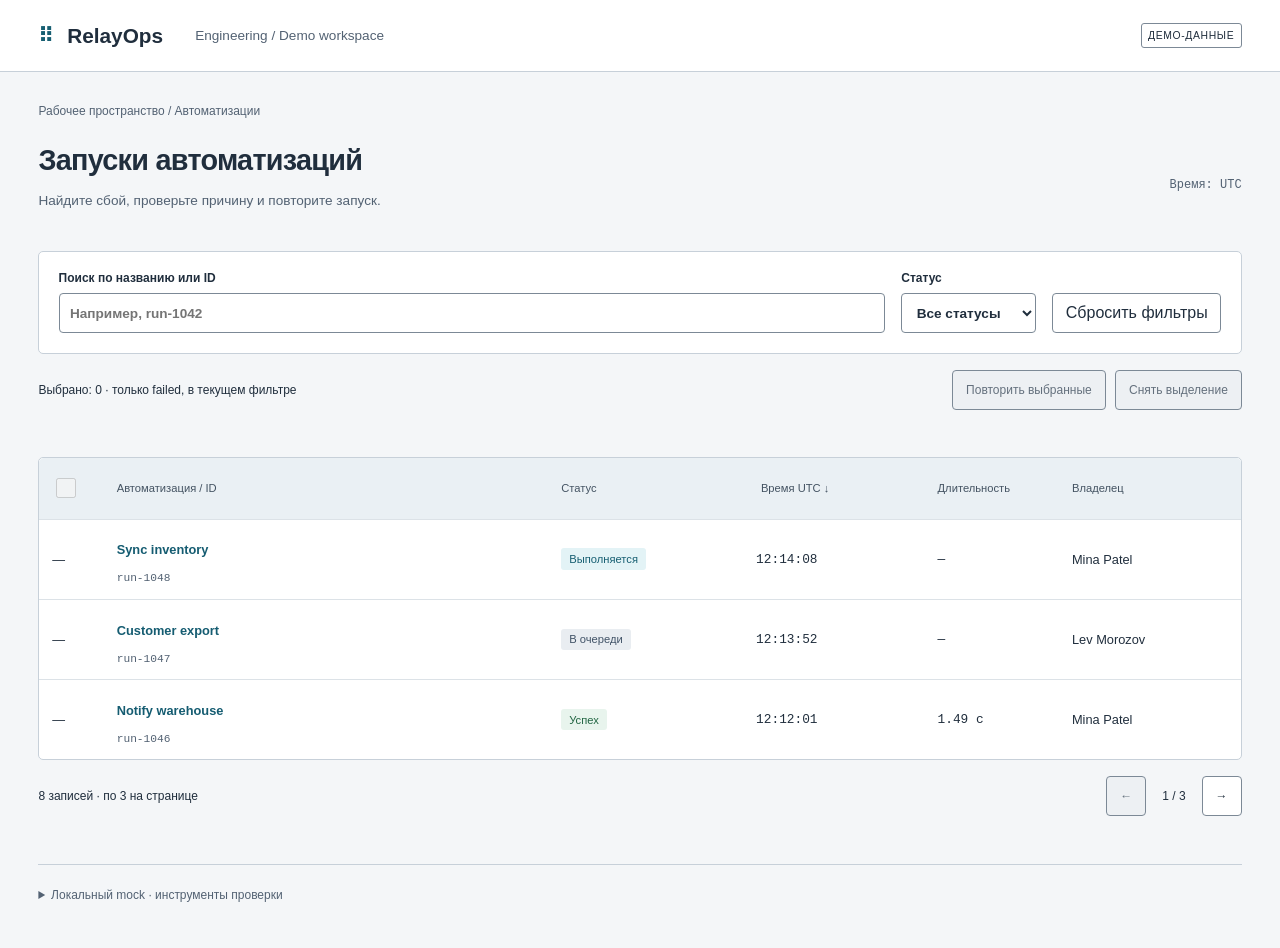
<file: examples/ui/relayops/index.html>
<!doctype html><html lang="ru"><head><meta charset="utf-8"><meta name="viewport" content="width=device-width, initial-scale=1"><meta name="robots" content="noindex"><title>Запуски автоматизаций · RelayOps Demo</title><link rel="stylesheet" href="style.css"></head><body><a class="skip" href="#main">К запускам</a><header><strong class="brand"><span aria-hidden="true">⠿</span> RelayOps</strong><span class="workspace">Engineering / Demo workspace</span><span class="demo">ДЕМО-ДАННЫЕ</span></header><main id="main"><p class="crumb">Рабочее пространство / Автоматизации</p><div class="heading"><div><h1>Запуски автоматизаций</h1><p>Найдите сбой, проверьте причину и повторите запуск.</p></div><span class="timezone">Время: UTC</span></div>
<div class="toolbar"><label>Поиск по названию или ID<input id="search" type="search" placeholder="Например, run-1042"></label><label>Статус<select id="status"><option value="all">Все статусы</option><option value="failed">Ошибка</option><option value="running">Выполняется</option><option value="queued">В очереди</option><option value="success">Успех</option><option value="cancelled">Отменён</option></select></label><button id="reset">Сбросить фильтры</button></div>
<p id="permission" hidden>Режим только для чтения: просмотр доступен, повтор запусков запрещён.</p><div class="bulk"><span id="selection">Выбрано: 0 · только failed, в текущем фильтре</span><button id="bulk" disabled>Повторить выбранные</button><button id="clear" disabled>Снять выделение</button></div><p id="notice" role="status" aria-live="polite"></p>
<section id="data" aria-label="Список запусков" aria-busy="true"><p>Загрузка запусков…</p></section>
<div class="pagination"><span id="count"></span><div><button id="prev" aria-label="Предыдущая страница">←</button><span id="page"></span><button id="next" aria-label="Следующая страница">→</button></div></div>
<details class="tools"><summary>Локальный mock · инструменты проверки</summary><div class="test-controls"><label>Ответ повтора<select id="mode"><option value="success">Успех</option><option value="error">Отказ</option><option value="partial">Частичный отказ: run-1045</option><option value="slow">Медленный успех (3 с)</option></select></label><label class="check"><input id="readonly" type="checkbox"> Только чтение</label><button id="empty">Пустой workspace</button><button id="load-error">Ошибка загрузки</button><button id="restore">Восстановить демо</button><button id="remove">Удалить последнюю запись страницы (mock)</button></div><p>Никаких реальных запусков. Изменения живут только до перезагрузки страницы.</p></details></main>
<dialog id="detail" aria-labelledby="detail-title"><button id="close">← К списку</button><p class="eyebrow">ДЕТАЛИ ЗАПУСКА</p><h2 id="detail-title"></h2><p id="detail-id"></p><dl id="metadata"></dl><h3>Лог / результат</h3><pre id="log"></pre><p id="retry-hint"></p><button id="retry" class="primary">Повторить запуск</button><p id="detail-notice" role="status" aria-live="polite"></p></dialog><script src="fixture.js"></script><script src="app.js"></script></body></html>
</file>
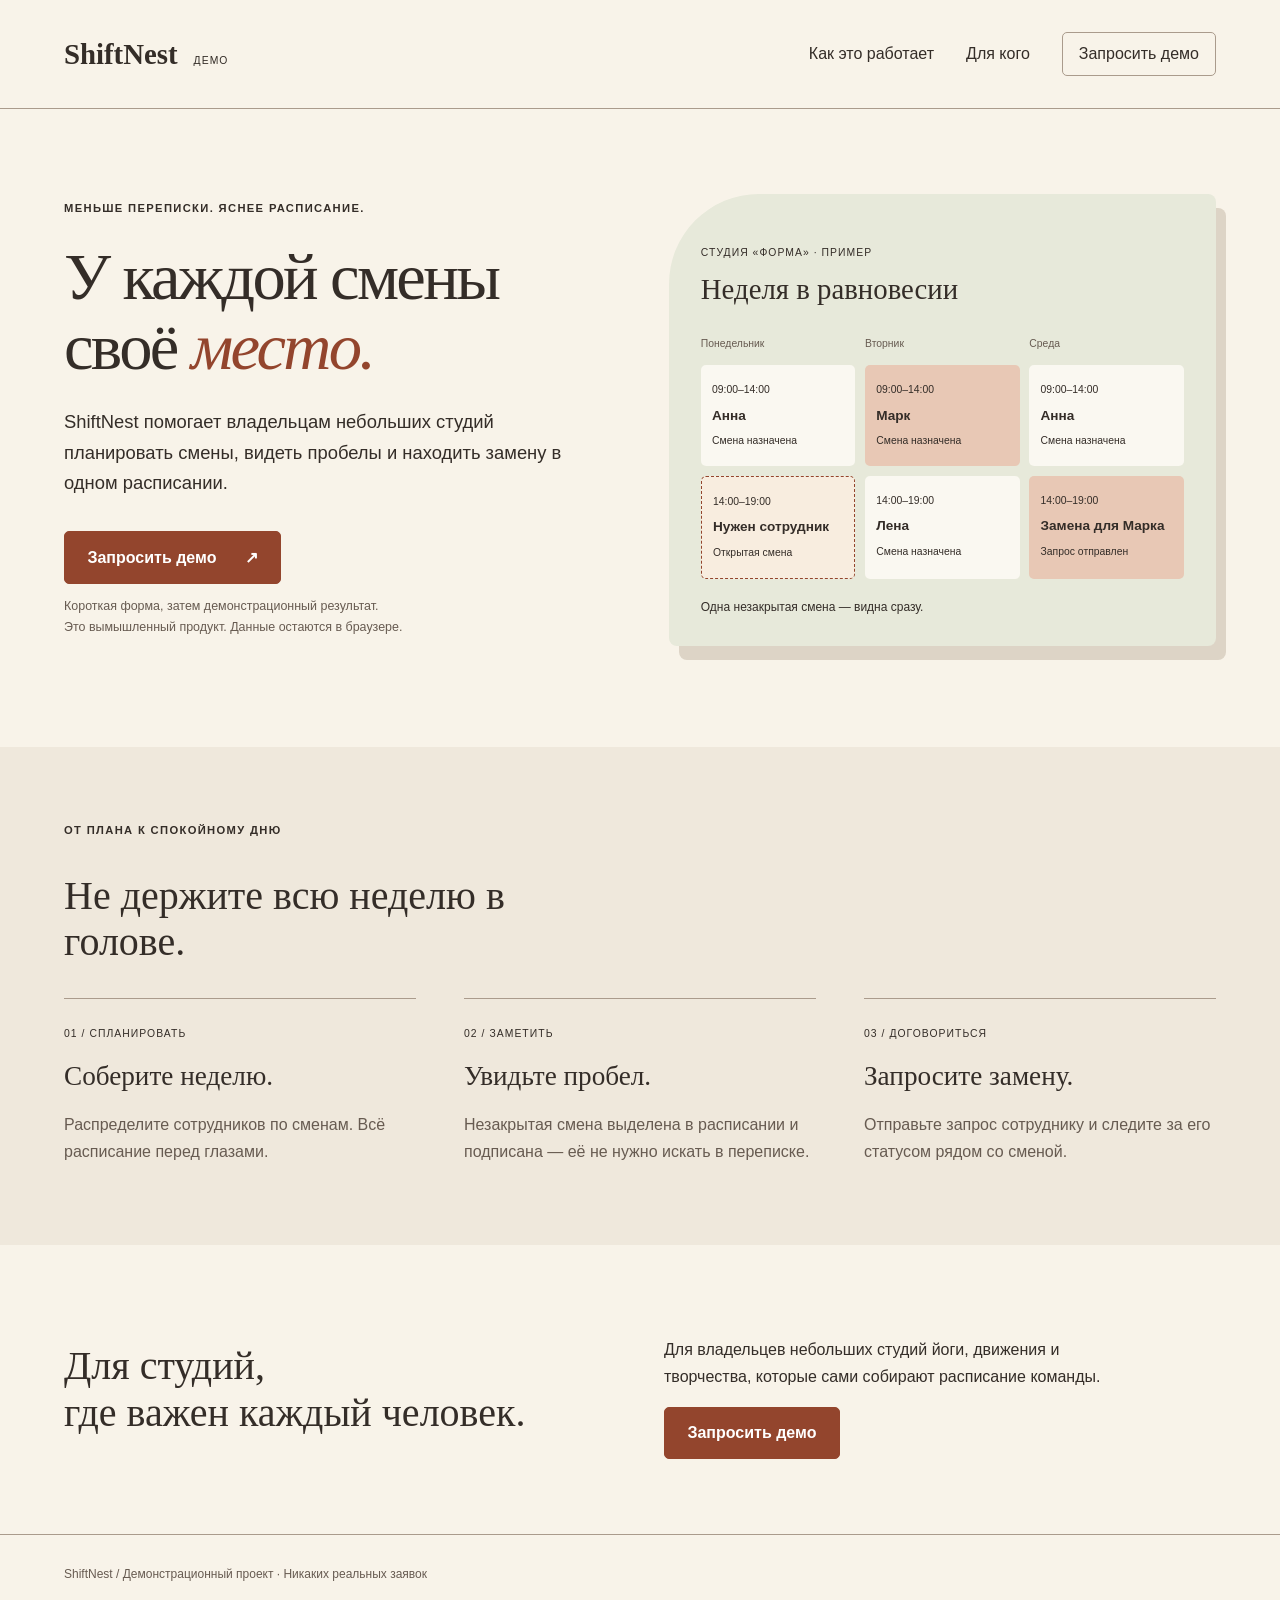
<file: examples/ui/shiftnest/index.html>
<!doctype html>
<html lang="ru"><head><meta charset="utf-8"><meta name="viewport" content="width=device-width, initial-scale=1"><meta name="robots" content="noindex"><meta name="description" content="Демонстрация планирования смен для небольших студий"><title>ShiftNest — смены без пробелов · Демо</title><link rel="stylesheet" href="style.css"></head>
<body><a class="skip" href="#main">К содержимому</a>
<header><a class="brand" href="#">ShiftNest<span>ДЕМО</span></a><button id="menu" aria-expanded="false" aria-controls="nav">Меню</button><nav id="nav" aria-label="Основная"><a href="#how">Как это работает</a><a href="#for">Для кого</a><button data-demo>Запросить демо</button></nav></header>
<main id="main"><section class="hero"><div><p class="eyebrow">МЕНЬШЕ ПЕРЕПИСКИ. ЯСНЕЕ РАСПИСАНИЕ.</p><h1>У каждой смены<br>своё <em>место.</em></h1><p class="lead">ShiftNest помогает владельцам небольших студий планировать смены, видеть пробелы и находить замену в одном расписании.</p><button class="primary" id="hero-cta" data-demo>Запросить демо <span aria-hidden="true">↗</span></button><p class="note">Короткая форма, затем демонстрационный результат.<br>Это вымышленный продукт. Данные остаются в браузере.</p></div>
<figure class="schedule"><figcaption><span>СТУДИЯ «ФОРМА» · ПРИМЕР</span><strong>Неделя в равновесии</strong></figcaption><div class="week"><span>Понедельник</span><span>Вторник</span><span>Среда</span><div class="shift">09:00–14:00<strong>Анна</strong>Смена назначена</div><div class="shift peach">09:00–14:00<strong>Марк</strong>Смена назначена</div><div class="shift">09:00–14:00<strong>Анна</strong>Смена назначена</div><div class="gap">14:00–19:00<strong>Нужен сотрудник</strong>Открытая смена</div><div class="shift">14:00–19:00<strong>Лена</strong>Смена назначена</div><div class="shift peach">14:00–19:00<strong>Замена для Марка</strong>Запрос отправлен</div></div><p class="schedule-note">Одна незакрытая смена — видна сразу.</p></figure></section>
<section id="how" class="how"><p class="eyebrow">ОТ ПЛАНА К СПОКОЙНОМУ ДНЮ</p><h2>Не держите всю неделю в голове.</h2><div class="steps"><article><span>01 / СПЛАНИРОВАТЬ</span><h3>Соберите неделю.</h3><p>Распределите сотрудников по сменам. Всё расписание перед глазами.</p></article><article><span>02 / ЗАМЕТИТЬ</span><h3>Увидьте пробел.</h3><p>Незакрытая смена выделена в расписании и подписана — её не нужно искать в переписке.</p></article><article><span>03 / ДОГОВОРИТЬСЯ</span><h3>Запросите замену.</h3><p>Отправьте запрос сотруднику и следите за его статусом рядом со сменой.</p></article></div></section>
<section id="for" class="for"><h2>Для студий,<br>где важен каждый человек.</h2><div><p>Для владельцев небольших студий йоги, движения и творчества, которые сами собирают расписание команды.</p><button class="primary" data-demo>Запросить демо</button></div></section></main>
<footer>ShiftNest / Демонстрационный проект · Никаких реальных заявок</footer>
<dialog id="demo" aria-labelledby="form-title"><button id="close" aria-label="Закрыть форму">Закрыть ×</button><p class="eyebrow">ПОЗНАКОМИМСЯ</p><h2 id="form-title">Ваша студия. Ваш ритм.</h2><p>Все поля обязательны. Форма имитирует отправку локально.</p><form id="form" novalidate><label for="name">Имя</label><input id="name" name="name" autocomplete="given-name" required aria-describedby="name-error"><span class="error" id="name-error"></span><label for="email">Рабочая почта</label><input id="email" name="email" type="email" autocomplete="email" required aria-describedby="email-error"><span class="error" id="email-error"></span><label for="studio">Название студии</label><input id="studio" name="studio" autocomplete="organization" required aria-describedby="studio-error"><span class="error" id="studio-error"></span><details><summary>Проверка демо-ответа</summary><label for="response">Сценарий</label><select id="response"><option value="success">Успех</option><option value="error">Ошибка</option><option value="slow">Медленный успех (3 с)</option></select></details><button class="primary" id="submit">Отправить демо-заявку</button><p id="result" role="status" aria-live="polite"></p></form></dialog>
<script src="app.js"></script></body></html>
</file>
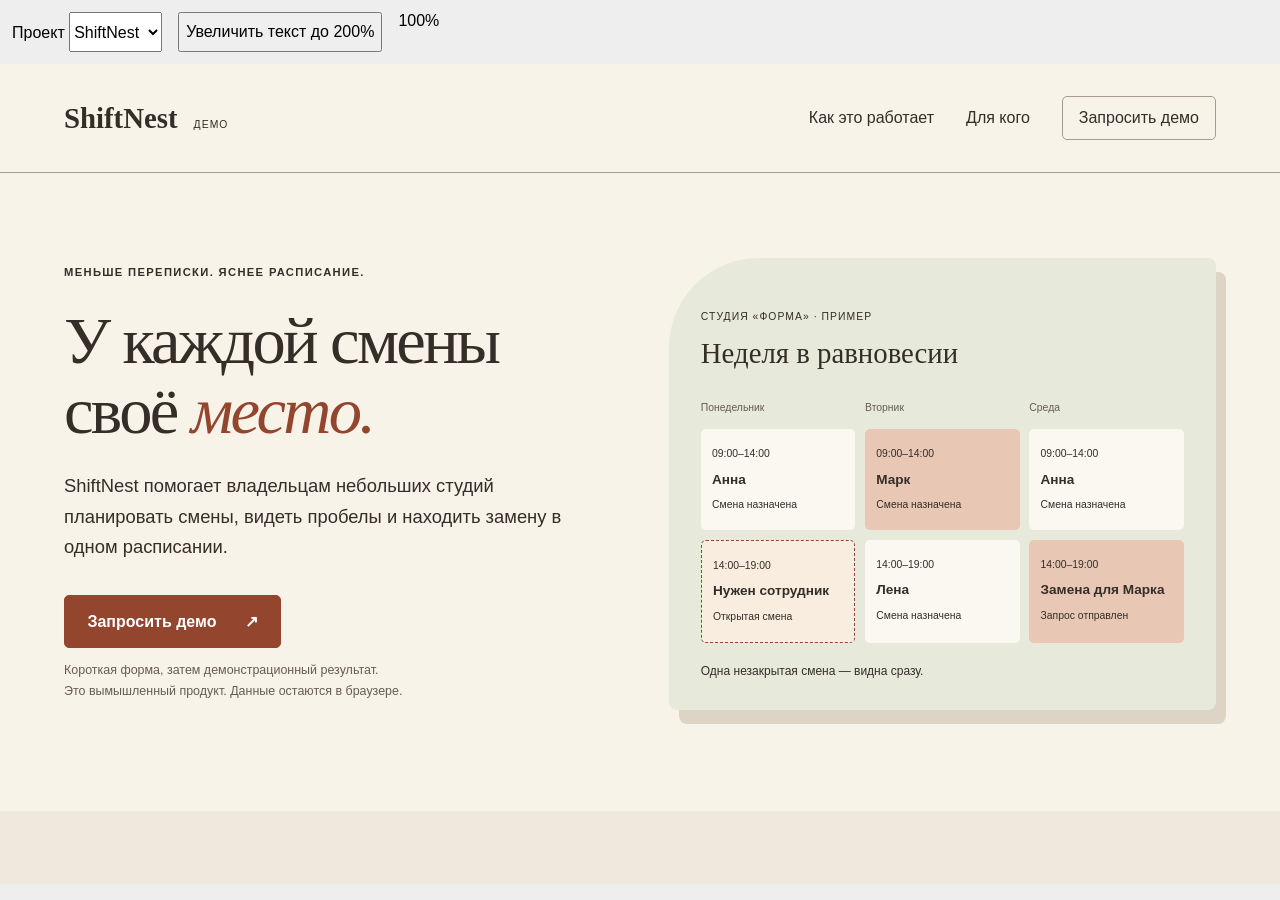
<file: examples/ui/qa.html>
<!doctype html><html lang="ru"><meta charset="utf-8"><title>Проверка увеличения текста</title><style>body{margin:0;font:16px Arial;background:#eee}header{padding:12px;display:flex;gap:16px;flex-wrap:wrap}select,button{font:inherit;min-height:40px}iframe{width:100%;height:calc(100vh - 80px);border:0}</style><header><label>Проект <select id="project"><option value="shiftnest">ShiftNest</option><option value="relayops">RelayOps</option></select></label><button id="text">Увеличить текст до 200%</button><span id="state" role="status">100%</span></header><iframe id="app" title="Проверяемый интерфейс" src="shiftnest/"></iframe><script>const frame=document.querySelector('#app');let large=false;document.querySelector('#text').onclick=()=>{large=!large;frame.contentDocument.documentElement.style.fontSize=large?'32px':'16px';document.querySelector('#state').textContent=large?'200%':'100%';document.querySelector('#text').textContent=large?'Вернуть текст 100%':'Увеличить текст до 200%'};document.querySelector('#project').onchange=e=>{large=false;document.querySelector('#state').textContent='100%';document.querySelector('#text').textContent='Увеличить текст до 200%';frame.src=e.target.value+'/'};</script></html>
</file>
<file: examples/ui/relayops/style.css>
:root{font-size:16px;font-family:Arial,sans-serif;color:#202e3d;background:#f4f6f8;--muted:#536273;--border:#9aa7b3;--accent:#175f72}*{box-sizing:border-box}body{margin:0}button,input,select{font:inherit;color:inherit}button{min-height:40px;padding:.5rem .8rem;border:1px solid var(--border);border-radius:4px;background:#fff;cursor:pointer}button:hover:not(:disabled){background:#edf4f6}button:disabled{cursor:not-allowed;color:#64707d;background:#edf0f3}button:focus-visible,a:focus-visible,input:focus-visible,select:focus-visible,summary:focus-visible,[tabindex]:focus-visible{outline:3px solid #176d93;outline-offset:3px}.primary{background:var(--accent);color:white;border-color:var(--accent)}.primary:hover:not(:disabled){background:#10495a}header{height:auto;min-height:72px;background:#fff;border-bottom:1px solid #c7d0d9;display:flex;align-items:center;gap:2rem;padding:1rem 3%}.brand{font-size:1.3rem;white-space:nowrap}.brand>span{color:var(--accent);margin-right:.5rem}.workspace{font-size:.85rem;color:var(--muted)}.demo{margin-left:auto;font-size:.65rem;letter-spacing:.06em;border:1px solid var(--border);padding:.4rem;border-radius:3px;white-space:nowrap}main{max-width:1440px;padding:2rem 3%;margin:auto}.crumb{font-size:.75rem;color:var(--muted);margin:0 0 1.6rem}.heading{display:flex;align-items:center;justify-content:space-between;gap:1rem}h1{font-size:1.8rem;letter-spacing:-.025em;margin:0}h2{font-size:1.5rem;line-height:1.4;overflow-wrap:anywhere}h3{font-size:.85rem}.heading p{color:var(--muted);font-size:.85rem;line-height:1.6}.timezone{white-space:nowrap;font: .75rem Consolas,monospace;color:var(--muted)}.toolbar{display:flex;align-items:end;gap:1rem;margin-top:1.6rem;padding:1.2rem;background:white;border:1px solid #c7d0d9;border-radius:5px}.toolbar label:first-child{flex:1}.toolbar label{min-width:0}label{font-size:.75rem;font-weight:bold}input[type=search],select{display:block;padding:.65rem;border:1px solid var(--border);border-radius:4px;background:white;min-height:40px;max-width:100%;width:100%;margin-top:.5rem;font-size:.85rem}input[type=checkbox]{width:20px;height:20px;accent-color:var(--accent);cursor:pointer}.bulk{display:flex;align-items:center;gap:.6rem;padding:1rem 0;flex-wrap:wrap}.bulk>span{font-size:.75rem;margin-right:auto}.bulk button{font-size:.75rem}#notice{font-size:.85rem;line-height:1.6;min-height:1.6em;margin:0 0 .6rem}#permission{background:#fff1d5;color:#694300;padding:1rem;font-size:.85rem;line-height:1.6}#data{background:white;border:1px solid #c7d0d9;border-radius:5px;min-height:245px}#data>.state{padding:3rem 1.5rem;text-align:center;color:var(--muted)}.state h2{color:#202e3d}.table-scroll{overflow-x:auto;border-radius:5px}table{border-collapse:collapse;width:100%;font-size:.8rem;table-layout:fixed}th{text-align:left;background:#eaf0f4;color:#445362;font-size:.7rem;font-weight:normal}td,th{padding:.9rem .8rem;border-bottom:1px solid #dce2e7;vertical-align:middle}tr:last-child td{border-bottom:0}th:first-child{width:48px}th:nth-child(2){width:37%}th:nth-child(3){width:145px}th:nth-child(4){width:135px}th:nth-child(5){width:100px}th:nth-child(6){width:135px}th button{font-size:.7rem;padding:.3rem;min-height:32px;background:transparent;border:0}td button.run{padding:0;min-height:32px;text-align:left;border:0;color:#155c71;background:transparent;font-weight:bold;line-height:1.5;overflow-wrap:anywhere}td small{display:block;margin-top:.4rem;color:var(--muted);font-family:Consolas,monospace;font-size:.7rem}td.num{font-variant-numeric:tabular-nums;font-family:Consolas,monospace}.badge{display:inline-block;border-radius:3px;padding:.3rem .5rem;font-size:.7rem;white-space:nowrap;background:#e9edf1;color:#415367}.badge.failed{color:#942a32;background:#fbeaec}.badge.success{color:#226643;background:#e8f4ed}.badge.running{color:#175f72;background:#e3f3f6}tr.selected{background:#edf6f8}.pagination{display:flex;align-items:center;justify-content:space-between;font-size:.75rem;padding:1rem 0;gap:1rem}.pagination>div{display:flex;align-items:center;gap:1rem}.pagination button{min-width:40px}.tools{border-top:1px solid #c7d0d9;margin-top:2rem;padding-top:1rem;color:var(--muted);font-size:.75rem}.tools summary{cursor:pointer;min-height:32px;padding:.4rem 0}.test-controls{display:flex;gap:1rem;flex-wrap:wrap;align-items:end;padding:1rem 0}.test-controls button{font-size:.75rem}.check{display:flex;align-items:center;gap:.5rem;min-height:44px}.tools p{line-height:1.6}.skip{position:absolute;top:-100px;left:1rem;background:white;padding:1rem}.skip:focus{top:1rem}dialog{margin:0 0 0 auto;height:100dvh;max-height:100dvh;max-width:100%;width:480px;padding:2rem;border:0;border-left:1px solid var(--border);color:#202e3d;overflow:auto;background:#fff}dialog::backdrop{background:#14243666}dialog .eyebrow{font-size:.65rem;letter-spacing:.12em;color:var(--muted);margin-top:2rem}#detail-id{font-family:Consolas,monospace;color:var(--muted)}dl{display:grid;grid-template-columns:1fr 1fr;gap:1rem;font-size:.8rem;padding:1.5rem 0;border-block:1px solid #c7d0d9}dt{color:var(--muted)}dd{margin:0;overflow-wrap:anywhere}pre{font: .8rem/1.7 Consolas,monospace;background:#edf1f5;padding:1rem;white-space:pre-wrap;overflow-wrap:anywhere}#retry-hint,#detail-notice{font-size:.85rem;line-height:1.7}.mobile-only{display:none}
@media(max-width:1000px){.optional{display:none}th:nth-child(2){width:auto}table{min-width:640px}.toolbar{flex-wrap:wrap}}
@media(max-width:600px){header{gap:.8rem;padding:1rem 5%;flex-wrap:wrap}.workspace{order:3;width:100%}main{padding:1.5rem 5%}.heading{display:block}h1{font-size:1.6rem}.toolbar{display:grid;grid-template-columns:1fr;padding:1rem;gap:1rem}.toolbar label:first-child{width:100%}.bulk{align-items:stretch}.bulk>span{width:100%;line-height:1.7}.bulk button{flex:1}.pagination{align-items:start;flex-direction:column}table{min-width:0;table-layout:auto}th:nth-child(4),td:nth-child(4),th:nth-child(5),td:nth-child(5){display:none}th:nth-child(3){width:auto}td,th{padding:.8rem .4rem}th:first-child{width:36px}.badge{white-space:normal;font-size:.65rem}td button.run{font-size:.75rem}td small{font-size:.65rem}dialog{width:100%;padding:1.5rem}.test-controls{align-items:stretch;flex-direction:column}.test-controls>*{width:100%}input[type=search]{font-size:1rem}}
@media(prefers-reduced-motion:reduce){*{animation:none!important;transition:none!important;scroll-behavior:auto!important}}
header,.heading{flex-wrap:wrap}header>*{min-width:0}.brand,.demo{white-space:normal;overflow-wrap:anywhere}h1,h2,button,label{overflow-wrap:anywhere}button{max-width:100%}.heading>div{min-width:0}.toolbar{min-width:0}.pagination>div{flex-wrap:wrap}dl{grid-template-columns:minmax(0,1fr) minmax(0,1fr)}
:root{--border:#7c8996}
</file>
<file: examples/ui/shiftnest/style.css>
:root{--paper:#f8f3e9;--ink:#342d28;--muted:#675b51;--action:#93452d;--line:#aa9b8c;--focus:#155c71;font-size:16px;color:var(--ink);background:var(--paper);font-family:Arial,sans-serif}*{box-sizing:border-box}body{margin:0}button,input,select{font:inherit}button,a,input,select,summary{-webkit-tap-highlight-color:transparent}button{cursor:pointer;border:1px solid var(--line);border-radius:5px;padding:.75rem 1rem;color:inherit;background:transparent;min-height:44px}button:disabled{cursor:wait;opacity:.7}a{color:inherit;text-underline-offset:5px}button:focus-visible,a:focus-visible,input:focus-visible,select:focus-visible,summary:focus-visible{outline:3px solid var(--focus);outline-offset:4px}header{max-width:1440px;margin:auto;padding:2rem 5%;display:flex;align-items:center;justify-content:space-between;gap:1rem;border-bottom:1px solid var(--line)}.brand{font-family:Georgia,serif;font-size:1.8rem;font-weight:bold;text-decoration:none;white-space:nowrap}.brand span{font: .65rem Arial,sans-serif;letter-spacing:.1em;margin-left:1rem}nav{display:flex;align-items:center;gap:2rem}nav a{text-decoration:none}.primary{background:var(--action);color:#fff;border-color:var(--action);padding:1rem 1.4rem;font-weight:bold}.primary span{margin-left:1.5rem}#menu{display:none}.skip{position:absolute;left:1rem;top:-100px;background:white;padding:1rem;z-index:5}.skip:focus{top:1rem}.hero{max-width:1440px;margin:auto;padding:5rem 5% 6rem;display:grid;grid-template-columns:1fr 1fr;gap:5%;align-items:center}.eyebrow{font-size:.7rem;font-weight:bold;letter-spacing:.12em;line-height:1.6}h1,h2,h3{font-family:Georgia,serif;font-weight:normal}h1{font-size:clamp(2.6rem,5.2vw,5.2rem);letter-spacing:-.04em;line-height:1.05;margin:1.5rem 0}h1 em{color:var(--action)}.lead{max-width:33rem;font-size:1.15rem;line-height:1.65;margin:1.6rem 0 2rem}.note{font-size:.78rem;line-height:1.7;color:var(--muted)}figure{margin:0}.schedule{background:#e7e9da;padding:2rem;border-radius:90px 8px 8px 8px;box-shadow:10px 14px 0 #ddd4c6;min-width:0}.schedule figcaption{padding:1rem 0 2rem}.schedule figcaption span{font-size:.65rem;letter-spacing:.1em}.schedule figcaption strong{display:block;font:1.8rem Georgia,serif;margin-top:.8rem}.week{display:grid;grid-template-columns:repeat(3,minmax(0,1fr));gap:.6rem}.week>span{font-size:.65rem;color:var(--muted);padding-bottom:.4rem}.shift,.gap{padding:1rem .7rem;border-radius:5px;background:#faf8f1;font-size:.65rem;line-height:1.7;overflow-wrap:anywhere}.shift strong,.gap strong{display:block;font-size:.85rem;line-height:1.3;margin:.5rem 0}.peach{background:#e8c8b5}.gap{border:1px dashed var(--action);background:#f8eddf}.schedule-note{font-size:.75rem;margin:1.3rem 0 0}.how{background:#efe8dc;padding:4rem 5%}.how>h2{font-size:2.5rem;max-width:35rem;line-height:1.15}.steps{display:grid;grid-template-columns:repeat(3,1fr);gap:3rem}.steps article{border-top:1px solid var(--line);padding-top:1.5rem}.steps span{font-size:.65rem;letter-spacing:.1em}.steps h3{font-size:1.7rem;margin:1.2rem 0}.steps p{line-height:1.7;color:var(--muted);max-width:25rem}.for{display:grid;grid-template-columns:1fr 1fr;gap:3rem;padding:4rem 5%;align-items:center}.for h2{font-size:2.5rem}.for p{line-height:1.7;max-width:30rem}footer{padding:2rem 5%;font-size:.75rem;color:var(--muted);border-top:1px solid var(--line)}dialog{background:var(--paper);color:var(--ink);border:1px solid var(--line);border-radius:10px;padding:2rem;width:min(540px,calc(100% - 2rem));max-height:90vh;overflow:auto}dialog::backdrop{background:#211d19a6}dialog h2{font-size:2rem}dialog p{line-height:1.5}#close{float:right;font-size:.8rem}form{clear:both}form label{display:block;font-size:.9rem;font-weight:bold;margin-top:1rem}input,select{width:100%;min-width:0;min-height:44px;padding:.65rem;margin-top:.5rem;border:1px solid #87766a;background:#fffdf8;border-radius:4px;color:var(--ink)}input[aria-invalid=true]{border:2px solid #992c21}.error{display:block;font-size:.8rem;color:#992c21;margin-top:.35rem}details{margin:1.2rem 0}summary{cursor:pointer;min-height:32px;padding:.3rem 0;font-size:.85rem}#result{min-height:1.5em;font-size:.9rem}#result:empty{margin:0}
@media(max-width:900px){.hero{gap:2rem;padding-top:3rem;grid-template-columns:1fr}.schedule{max-width:650px}.steps{gap:1.5rem}nav{gap:1rem}.for{gap:1.5rem}}
@media(max-width:600px){header{padding:1.2rem 6%;flex-wrap:wrap}.brand{font-size:1.5rem}#menu{display:block}nav{display:none;flex-basis:100%;align-items:stretch;flex-direction:column}nav.open{display:flex}nav a{padding:.8rem 0}.hero{padding:2rem 6% 3rem}h1{font-size:3rem}.lead{font-size:1rem}.schedule{padding:1.6rem 1rem;border-radius:50px 5px 5px 5px;box-shadow:5px 7px 0 #ddd4c6}.schedule figcaption strong{font-size:1.5rem}.week{gap:.3rem}.shift,.gap{padding:.6rem .3rem}.week>span{font-size:.6rem}.steps,.for{grid-template-columns:1fr}.how,.for{padding:2.5rem 6%}.how>h2,.for h2{font-size:2rem}.for{gap:0}dialog{padding:1.3rem}dialog h2{font-size:1.6rem}}
@media(prefers-reduced-motion:reduce){*{scroll-behavior:auto!important;animation:none!important;transition:none!important}}
/* Text resize may overflow even when a viewport-only check passes. */
header,nav{flex-wrap:wrap}nav{max-width:100%}.brand{white-space:normal;overflow-wrap:anywhere}.brand span{display:inline-block}button{max-width:100%;overflow-wrap:anywhere}.hero>*,.for>*,.steps>*{min-width:0}h1,h2,h3,.eyebrow{overflow-wrap:anywhere}
body{overflow-wrap:anywhere}.skip{max-width:calc(100% - 2rem)}dialog{padding:min(1.3rem,6vw)}
</file>
